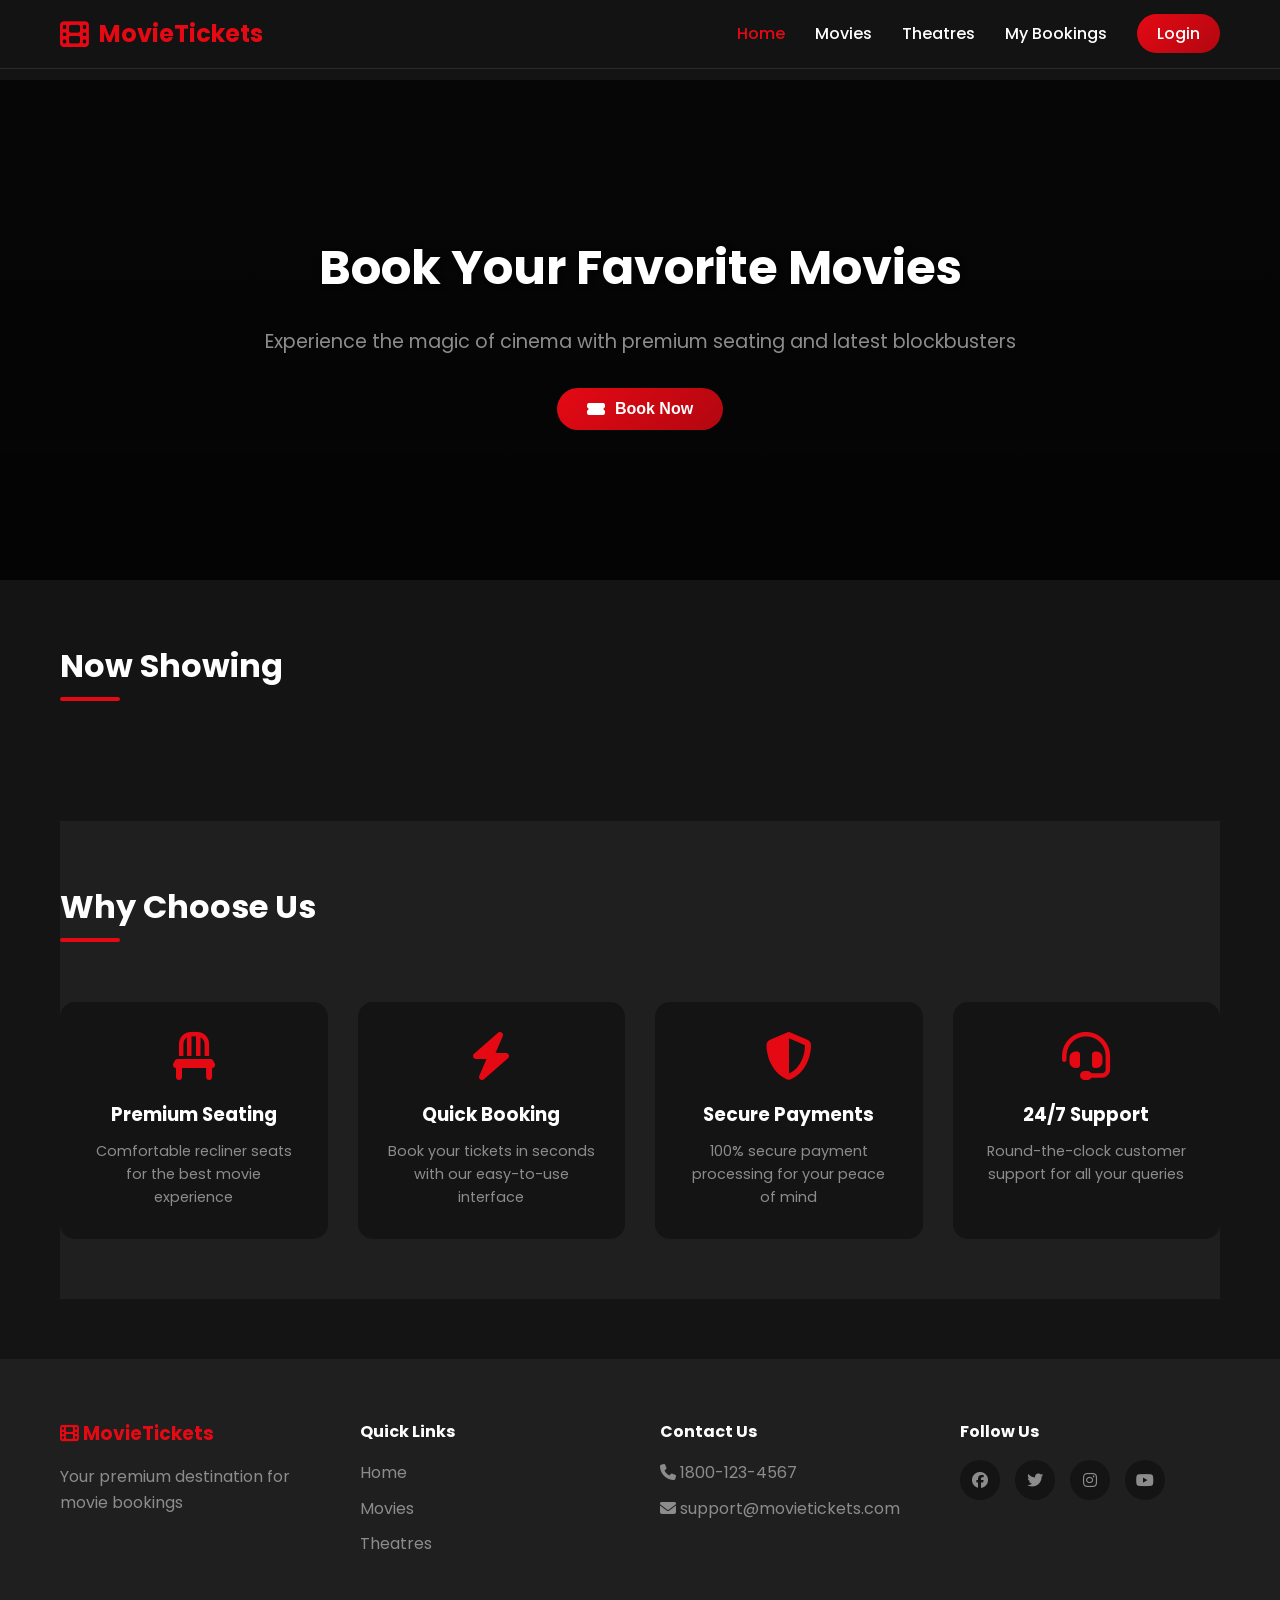
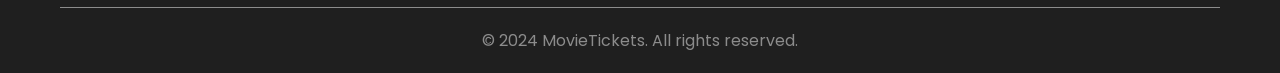
<file: target/TicketBookingJavaProject/index.html>
<!DOCTYPE html>
<html lang="en">
<head>
    <meta charset="UTF-8">
    <meta name="viewport" content="width=device-width, initial-scale=1.0">
    <title>Ticket Booking System</title>
    <link rel="stylesheet" href="css/style.css">
    <link href="https://fonts.googleapis.com/css2?family=Poppins:wght@300;400;500;600;700&display=swap" rel="stylesheet">
    <link rel="stylesheet" href="https://cdnjs.cloudflare.com/ajax/libs/font-awesome/6.4.0/css/all.min.css">
</head>
<body>
    <nav class="navbar">
        <div class="nav-container">
            <div class="logo">
                <i class="fas fa-film"></i>
                <span>MovieTickets</span>
            </div>
            <ul class="nav-links">
                <li><a href="#" class="active" data-page="home">Home</a></li>
                <li><a href="#" data-page="movies">Movies</a></li>
                <li><a href="#" data-page="theatres">Theatres</a></li>
                <li><a href="#" data-page="bookings">My Bookings</a></li>
                <li><a href="#" data-page="login" class="btn-login">Login</a></li>
            </ul>
            <div class="hamburger">
                <i class="fas fa-bars"></i>
            </div>
        </div>
    </nav>

    <main id="main-content">
        <section id="home" class="page active">
            <div class="hero">
                <div class="hero-content">
                    <h1>Book Your Favorite Movies</h1>
                    <p>Experience the magic of cinema with premium seating and latest blockbusters</p>
                    <button class="btn-primary" onclick="showPage('movies')">
                        <i class="fas fa-ticket-alt"></i> Book Now
                    </button>
                </div>
            </div>

            <div class="container">
                <section class="featured">
                    <h2 class="section-title">Now Showing</h2>
                    <div class="movie-grid" id="featured-movies">
                    </div>
                </section>

                <section class="features">
                    <h2 class="section-title">Why Choose Us</h2>
                    <div class="feature-grid">
                        <div class="feature-card">
                            <i class="fas fa-chair"></i>
                            <h3>Premium Seating</h3>
                            <p>Comfortable recliner seats for the best movie experience</p>
                        </div>
                        <div class="feature-card">
                            <i class="fas fa-bolt"></i>
                            <h3>Quick Booking</h3>
                            <p>Book your tickets in seconds with our easy-to-use interface</p>
                        </div>
                        <div class="feature-card">
                            <i class="fas fa-shield-alt"></i>
                            <h3>Secure Payments</h3>
                            <p>100% secure payment processing for your peace of mind</p>
                        </div>
                        <div class="feature-card">
                            <i class="fas fa-headset"></i>
                            <h3>24/7 Support</h3>
                            <p>Round-the-clock customer support for all your queries</p>
                        </div>
                    </div>
                </section>
            </div>
        </section>

        <section id="movies" class="page">
            <div class="container">
                <div class="page-header">
                    <h2 class="section-title">Available Movies</h2>
                    <div class="search-bar">
                        <i class="fas fa-search"></i>
                        <input type="text" id="movie-search" placeholder="Search movies...">
                    </div>
                </div>
                <div class="filter-tabs">
                    <button class="filter-btn active" data-filter="all">All</button>
                    <button class="filter-btn" data-filter="english">English</button>
                    <button class="filter-btn" data-filter="hindi">Hindi</button>
                    <button class="filter-btn" data-filter="tamil">Tamil</button>
                    <button class="filter-btn" data-filter="telugu">Telugu</button>
                </div>
                <div class="movie-grid" id="all-movies">
                </div>
            </div>
        </section>

        <section id="theatres" class="page">
            <div class="container">
                <h2 class="section-title">Our Theatres</h2>
                <div class="theatre-grid" id="theatre-list">
                </div>
            </div>
        </section>

        <section id="bookings" class="page">
            <div class="container">
                <h2 class="section-title">My Bookings</h2>
                <div class="bookings-list" id="bookings-list">
                    <div class="empty-state">
                        <i class="fas fa-ticket-alt"></i>
                        <p>No bookings yet. Start booking movies!</p>
                        <button class="btn-primary" onclick="showPage('movies')">Browse Movies</button>
                    </div>
                </div>
            </div>
        </section>

        <section id="login" class="page">
            <div class="container">
                <div class="auth-container">
                    <div class="auth-box">
                        <div class="auth-tabs">
                            <button class="auth-tab active" data-tab="login">Login</button>
                            <button class="auth-tab" data-tab="register">Register</button>
                        </div>
                        
                        <form id="login-form" class="auth-form active">
                            <div class="form-group">
                                <label>Email</label>
                                <input type="email" id="login-email" placeholder="Enter your email" required>
                            </div>
                            <div class="form-group">
                                <label>Password</label>
                                <input type="password" id="login-password" placeholder="Enter your password" required>
                            </div>
                            <button type="submit" class="btn-primary btn-full">
                                <i class="fas fa-sign-in-alt"></i> Login
                            </button>
                        </form>

                        <form id="register-form" class="auth-form">
                            <div class="form-group">
                                <label>Full Name</label>
                                <input type="text" id="register-name" placeholder="Enter your name" required>
                            </div>
                            <div class="form-group">
                                <label>Email</label>
                                <input type="email" id="register-email" placeholder="Enter your email" required>
                            </div>
                            <div class="form-group">
                                <label>Phone</label>
                                <input type="tel" id="register-phone" placeholder="Enter your phone" required>
                            </div>
                            <div class="form-group">
                                <label>Password</label>
                                <input type="password" id="register-password" placeholder="Create a password" required>
                            </div>
                            <div class="form-group">
                                <label>Role</label>
                                <select id="register-role">
                                    <option value="CUSTOMER">Customer</option>
                                    <option value="ADMIN">Administrator</option>
                                    <option value="OFFICER">Officer</option>
                                </select>
                            </div>
                            <button type="submit" class="btn-primary btn-full">
                                <i class="fas fa-user-plus"></i> Register
                            </button>
                        </form>
                    </div>
                </div>
            </div>
        </section>
    </main>

    <div id="booking-modal" class="modal">
        <div class="modal-content">
            <span class="close-modal">&times;</span>
            <div class="modal-header">
                <h2 id="modal-movie-title">Book Tickets</h2>
            </div>
            <div class="modal-body">
                <div class="showtime-selector">
                    <h3>Select Showtime</h3>
                    <div class="showtime-grid" id="showtime-options">
                    </div>
                </div>
                <div class="seat-selector">
                    <h3>Select Seats</h3>
                    <div class="screen-indicator">SCREEN</div>
                    <div class="seat-legend">
                        <span><span class="seat available"></span> Available</span>
                        <span><span class="seat selected"></span> Selected</span>
                        <span><span class="seat booked"></span> Booked</span>
                    </div>
                    <div class="seats-container" id="seat-grid">
                    </div>
                </div>
                <div class="booking-summary">
                    <h3>Booking Summary</h3>
                    <div class="summary-row">
                        <span>Movie</span>
                        <span id="summary-movie">-</span>
                    </div>
                    <div class="summary-row">
                        <span>Showtime</span>
                        <span id="summary-showtime">-</span>
                    </div>
                    <div class="summary-row">
                        <span>Seats</span>
                        <span id="summary-seats">-</span>
                    </div>
                    <div class="summary-row total">
                        <span>Total Amount</span>
                        <span id="summary-total">Rs. 0</span>
                    </div>
                </div>
            </div>
            <div class="modal-footer">
                <button class="btn-secondary" id="cancel-booking">Cancel</button>
                <button class="btn-primary" id="proceed-payment">
                    <i class="fas fa-credit-card"></i> Proceed to Payment
                </button>
            </div>
        </div>
    </div>

    <div id="payment-modal" class="modal">
        <div class="modal-content">
            <span class="close-modal payment-close">&times;</span>
            <div class="modal-header">
                <h2>Payment</h2>
            </div>
            <div class="modal-body">
                <div class="payment-amount">
                    <span>Amount to Pay</span>
                    <span class="amount" id="payment-amount">Rs. 0</span>
                </div>
                <div class="payment-methods">
                    <h3>Select Payment Method</h3>
                    <div class="payment-options">
                        <label class="payment-option">
                            <input type="radio" name="payment" value="CARD" checked>
                            <div class="option-content">
                                <i class="fas fa-credit-card"></i>
                                <span>Credit/Debit Card</span>
                            </div>
                        </label>
                        <label class="payment-option">
                            <input type="radio" name="payment" value="UPI">
                            <div class="option-content">
                                <i class="fas fa-mobile-alt"></i>
                                <span>UPI</span>
                            </div>
                        </label>
                        <label class="payment-option">
                            <input type="radio" name="payment" value="CASH">
                            <div class="option-content">
                                <i class="fas fa-money-bill-wave"></i>
                                <span>Cash</span>
                            </div>
                        </label>
                    </div>
                </div>
            </div>
            <div class="modal-footer">
                <button class="btn-secondary" id="cancel-payment">Cancel</button>
                <button class="btn-primary" id="confirm-payment">
                    <i class="fas fa-check"></i> Confirm Payment
                </button>
            </div>
        </div>
    </div>

    <div id="success-modal" class="modal">
        <div class="modal-content success-modal">
            <div class="success-icon">
                <i class="fas fa-check-circle"></i>
            </div>
            <h2>Booking Confirmed!</h2>
            <p>Your tickets have been booked successfully</p>
            <div class="booking-details">
                <p><strong>Booking ID:</strong> <span id="success-booking-id">-</span></p>
                <p><strong>Movie:</strong> <span id="success-movie">-</span></p>
                <p><strong>Seats:</strong> <span id="success-seats">-</span></p>
                <p><strong>Amount:</strong> <span id="success-amount">-</span></p>
            </div>
            <button class="btn-primary" id="view-bookings">View My Bookings</button>
        </div>
    </div>

    <footer class="footer">
        <div class="container">
            <div class="footer-content">
                <div class="footer-section">
                    <h3><i class="fas fa-film"></i> MovieTickets</h3>
                    <p>Your premium destination for movie bookings</p>
                </div>
                <div class="footer-section">
                    <h4>Quick Links</h4>
                    <ul>
                        <li><a href="#" onclick="showPage('home')">Home</a></li>
                        <li><a href="#" onclick="showPage('movies')">Movies</a></li>
                        <li><a href="#" onclick="showPage('theatres')">Theatres</a></li>
                    </ul>
                </div>
                <div class="footer-section">
                    <h4>Contact Us</h4>
                    <p><i class="fas fa-phone"></i> 1800-123-4567</p>
                    <p><i class="fas fa-envelope"></i> support@movietickets.com</p>
                </div>
                <div class="footer-section">
                    <h4>Follow Us</h4>
                    <div class="social-icons">
                        <a href="#"><i class="fab fa-facebook"></i></a>
                        <a href="#"><i class="fab fa-twitter"></i></a>
                        <a href="#"><i class="fab fa-instagram"></i></a>
                        <a href="#"><i class="fab fa-youtube"></i></a>
                    </div>
                </div>
            </div>
            <div class="footer-bottom">
                <p>&copy; 2024 MovieTickets. All rights reserved.</p>
            </div>
        </div>
    </footer>

    <script src="js/data.js"></script>
    <script src="js/app.js"></script>
</body>
</html>
</file>
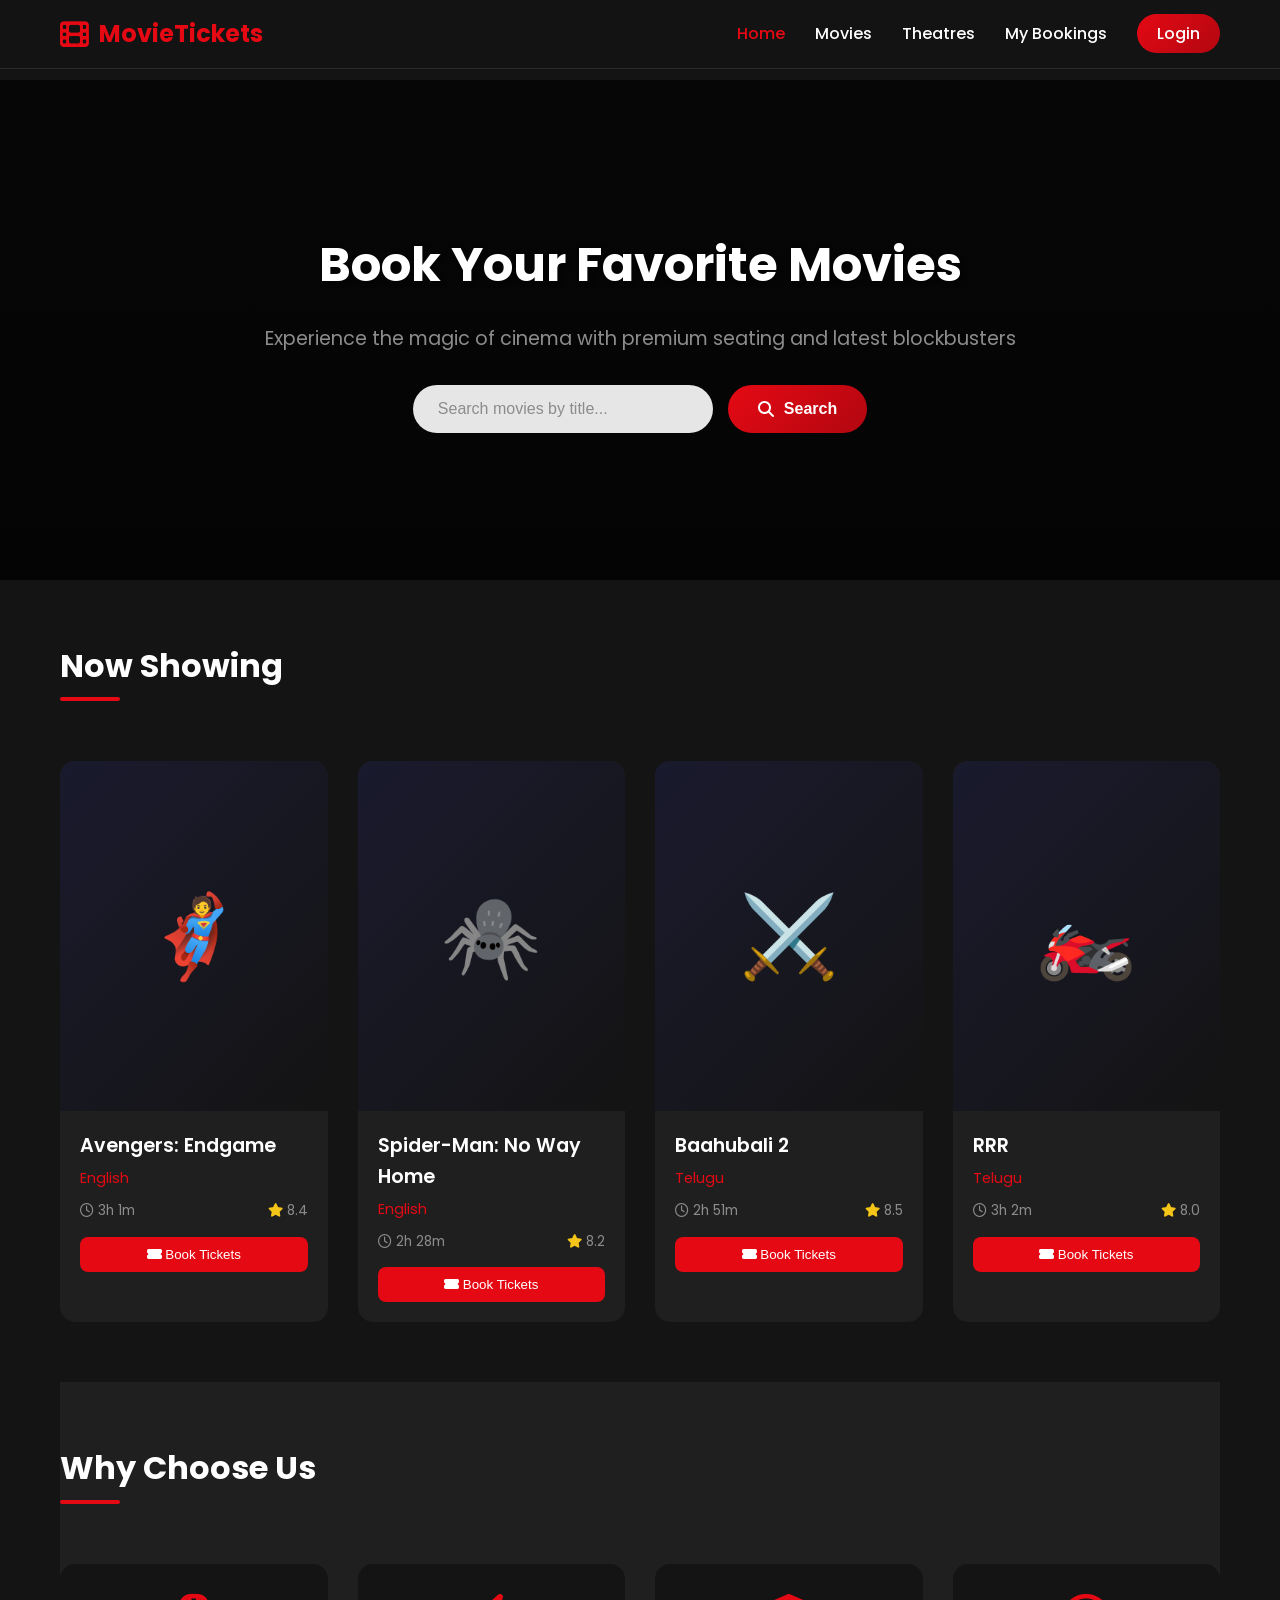
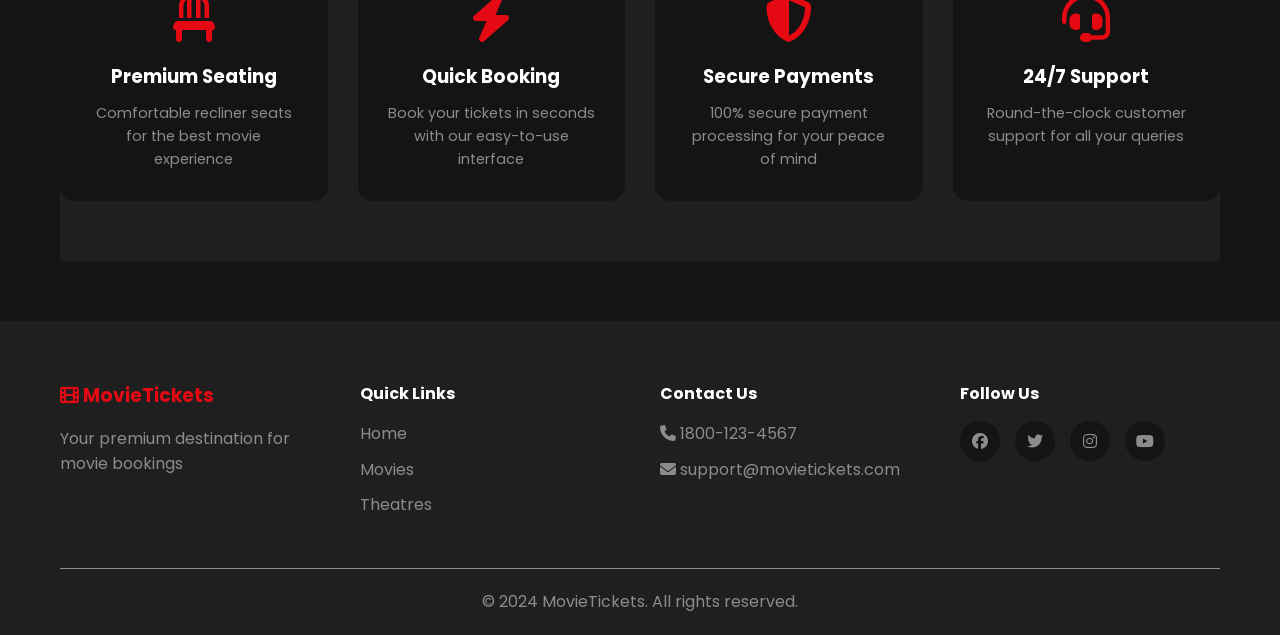
<file: src/main/webapp/index.html>
<!DOCTYPE html>
<html lang="en">
<head>
    <meta charset="UTF-8">
    <meta name="viewport" content="width=device-width, initial-scale=1.0">
    <title>Ticket Booking System</title>
    <link rel="stylesheet" href="css/style.css">
    <link href="https://fonts.googleapis.com/css2?family=Poppins:wght@300;400;500;600;700&display=swap" rel="stylesheet">
    <link rel="stylesheet" href="https://cdnjs.cloudflare.com/ajax/libs/font-awesome/6.4.0/css/all.min.css">
</head>
<body>
    <nav class="navbar">
        <div class="nav-container">
            <div class="logo">
                <i class="fas fa-film"></i>
                <span>MovieTickets</span>
            </div>
            <ul class="nav-links" id="nav-links">
                <li><a href="#" class="active" data-page="home">Home</a></li>
                <li><a href="#" data-page="movies">Movies</a></li>
                <li><a href="#" data-page="theatres">Theatres</a></li>
                <li><a href="#" data-page="bookings">My Bookings</a></li>
                <li><a href="#" data-page="login" class="btn-login" id="login-btn">Login</a></li>
            </ul>
            <div class="hamburger">
                <i class="fas fa-bars"></i>
            </div>
        </div>
    </nav>

    <main id="main-content">
        <section id="home" class="page active">
            <div class="hero">
                <div class="hero-content">
                    <h1>Book Your Favorite Movies</h1>
                    <p>Experience the magic of cinema with premium seating and latest blockbusters</p>
                    <div class="hero-search">
                        <input type="text" id="home-search" placeholder="Search movies by title...">
                        <button class="btn-primary" onclick="searchMoviesFromHome()">
                            <i class="fas fa-search"></i> Search
                        </button>
                    </div>
                </div>
            </div>

            <div class="container">
                <section class="search-results" id="search-results" style="display: none;">
                    <h2 class="section-title">Search Results</h2>
                    <div class="movie-grid" id="search-movies"></div>
                </section>

                <section class="featured">
                    <h2 class="section-title">Now Showing</h2>
                    <div class="movie-grid" id="featured-movies">
                    </div>
                </section>

                <section class="features">
                    <h2 class="section-title">Why Choose Us</h2>
                    <div class="feature-grid">
                        <div class="feature-card">
                            <i class="fas fa-chair"></i>
                            <h3>Premium Seating</h3>
                            <p>Comfortable recliner seats for the best movie experience</p>
                        </div>
                        <div class="feature-card">
                            <i class="fas fa-bolt"></i>
                            <h3>Quick Booking</h3>
                            <p>Book your tickets in seconds with our easy-to-use interface</p>
                        </div>
                        <div class="feature-card">
                            <i class="fas fa-shield-alt"></i>
                            <h3>Secure Payments</h3>
                            <p>100% secure payment processing for your peace of mind</p>
                        </div>
                        <div class="feature-card">
                            <i class="fas fa-headset"></i>
                            <h3>24/7 Support</h3>
                            <p>Round-the-clock customer support for all your queries</p>
                        </div>
                    </div>
                </section>
            </div>
        </section>

        <section id="movies" class="page">
            <div class="container">
                <div class="page-header">
                    <h2 class="section-title">Available Movies</h2>
                    <div class="search-bar">
                        <i class="fas fa-search"></i>
                        <input type="text" id="movie-search" placeholder="Search movies...">
                    </div>
                </div>
                <div class="filter-tabs">
                    <button class="filter-btn active" data-filter="all">All</button>
                    <button class="filter-btn" data-filter="english">English</button>
                    <button class="filter-btn" data-filter="hindi">Hindi</button>
                    <button class="filter-btn" data-filter="tamil">Tamil</button>
                    <button class="filter-btn" data-filter="telugu">Telugu</button>
                </div>
                <div class="movie-grid" id="all-movies">
                </div>
            </div>
        </section>

        <section id="theatres" class="page">
            <div class="container">
                <h2 class="section-title">Our Theatres</h2>
                <div class="theatre-grid" id="theatre-list">
                </div>
            </div>
        </section>

        <section id="bookings" class="page">
            <div class="container">
                <h2 class="section-title">My Bookings</h2>
                <div class="bookings-list" id="bookings-list">
                    <div class="empty-state">
                        <i class="fas fa-ticket-alt"></i>
                        <p>No bookings yet. Start booking movies!</p>
                        <button class="btn-primary" onclick="showPage('movies')">Browse Movies</button>
                    </div>
                </div>
            </div>
        </section>

        <section id="login" class="page">
            <div class="container">
                <div class="auth-container">
                    <div class="auth-box">
                        <div class="auth-tabs">
                            <button class="auth-tab active" data-tab="login">Login</button>
                            <button class="auth-tab" data-tab="register">Register</button>
                        </div>
                        
                        <form id="login-form" class="auth-form active">
                            <div class="form-group">
                                <label>Email</label>
                                <input type="email" id="login-email" placeholder="Enter your email" required>
                            </div>
                            <div class="form-group">
                                <label>Password</label>
                                <input type="password" id="login-password" placeholder="Enter your password" required>
                            </div>
                            <div class="form-group">
                                <label>Role</label>
                                <select id="login-role">
                                    <option value="customer">Customer</option>
                                    <option value="super_admin">Super Admin</option>
                                    <option value="theatre_admin">Theatre Admin</option>
                                    <option value="officer">Officer</option>
                                </select>
                            </div>
                            <button type="submit" class="btn-primary btn-full">
                                <i class="fas fa-sign-in-alt"></i> Login
                            </button>
                        </form>

                        <div id="login-error" style="color: red; display: none; text-align: center; margin-bottom: 10px;">
                            Invalid credentials!
                        </div>

                        <form id="register-form" class="auth-form">
                            <div class="form-group">
                                <label>Full Name</label>
                                <input type="text" id="register-name" placeholder="Enter your name" required>
                            </div>
                            <div class="form-group">
                                <label>Email</label>
                                <input type="email" id="register-email" placeholder="Enter your email" required>
                            </div>
                            <div class="form-group">
                                <label>Phone</label>
                                <input type="tel" id="register-phone" placeholder="Enter your phone" required>
                            </div>
                            <div class="form-group">
                                <label>Password</label>
                                <input type="password" id="register-password" placeholder="Create a password" required>
                            </div>
                            <div class="form-group">
                                <label>Role</label>
                                <select id="register-role">
                                    <option value="CUSTOMER">Customer</option>
                                    <option value="ADMIN">Administrator</option>
                                    <option value="OFFICER">Officer</option>
                                </select>
                            </div>
                            <button type="submit" class="btn-primary btn-full">
                                <i class="fas fa-user-plus"></i> Register
                            </button>
                        </form>
                    </div>
                </div>
            </div>
        </section>

        <!-- Super Admin Dashboard -->
        <section id="super-admin" class="page">
            <div class="container">
                <div class="admin-header">
                    <h2><i class="fas fa-crown"></i> Super Admin Dashboard</h2>
                    <button class="btn-secondary" onclick="logout()">Logout</button>
                </div>
                <div class="admin-stats">
                    <div class="stat-card">
                        <i class="fas fa-building"></i>
                        <h3>5</h3>
                        <p>Theatres</p>
                    </div>
                    <div class="stat-card">
                        <i class="fas fa-users"></i>
                        <h3>8</h3>
                        <p>Total Users</p>
                    </div>
                    <div class="stat-card">
                        <i class="fas fa-film"></i>
                        <h3>8</h3>
                        <p>Movies</p>
                    </div>
                    <div class="stat-card">
                        <i class="fas fa-ticket-alt"></i>
                        <h3>0</h3>
                        <p>Bookings</p>
                    </div>
                </div>
                <div class="admin-menu-grid">
                    <div class="admin-menu-card" onclick="showAdminSection('create-theatre')">
                        <i class="fas fa-plus-circle"></i>
                        <h3>Create Theatre</h3>
                    </div>
                    <div class="admin-menu-card" onclick="showAdminSection('create-admin')">
                        <i class="fas fa-user-plus"></i>
                        <h3>Create Theatre Admin</h3>
                    </div>
                    <div class="admin-menu-card" onclick="showAdminSection('remove-theatre')">
                        <i class="fas fa-trash"></i>
                        <h3>Remove Theatre</h3>
                    </div>
                    <div class="admin-menu-card" onclick="showAdminSection('remove-admin')">
                        <i class="fas fa-user-minus"></i>
                        <h3>Remove Theatre Admin</h3>
                    </div>
                    <div class="admin-menu-card" onclick="showAdminSection('view-profile')">
                        <i class="fas fa-user-circle"></i>
                        <h3>View Profile</h3>
                    </div>
                    <div class="admin-menu-card" onclick="showAdminSection('update-profile')">
                        <i class="fas fa-edit"></i>
                        <h3>Update Profile</h3>
                    </div>
                </div>
                <div id="super-admin-content" class="admin-content"></div>
            </div>
        </section>

        <!-- Theatre Admin Dashboard -->
        <section id="theatre-admin" class="page">
            <div class="container">
                <div class="admin-header">
                    <h2><i class="fas fa-theater-masks"></i> Theatre Admin Dashboard</h2>
                    <button class="btn-secondary" onclick="logout()">Logout</button>
                </div>
                <div class="admin-stats">
                    <div class="stat-card">
                        <i class="fas fa-film"></i>
                        <h3 id="movie-count">8</h3>
                        <p>Movies</p>
                    </div>
                    <div class="stat-card">
                        <i class="fas fa-users"></i>
                        <h3 id="officer-count">1</h3>
                        <p>Officers</p>
                    </div>
                    <div class="stat-card">
                        <i class="fas fa-ticket-alt"></i>
                        <h3 id="booking-count">0</h3>
                        <p>Bookings</p>
                    </div>
                    <div class="stat-card">
                        <i class="fas fa-money-bill-wave"></i>
                        <h3>Rs.0</h3>
                        <p>Revenue</p>
                    </div>
                </div>
                <div class="admin-menu-grid">
                    <div class="admin-menu-card" onclick="showAdminSection('add-movie')">
                        <i class="fas fa-plus"></i>
                        <h3>Add Movie</h3>
                    </div>
                    <div class="admin-menu-card" onclick="showAdminSection('update-movie')">
                        <i class="fas fa-edit"></i>
                        <h3>Update Movie</h3>
                    </div>
                    <div class="admin-menu-card" onclick="showAdminSection('delete-movie')">
                        <i class="fas fa-trash"></i>
                        <h3>Delete Movie</h3>
                    </div>
                    <div class="admin-menu-card" onclick="showAdminSection('create-officer')">
                        <i class="fas fa-user-plus"></i>
                        <h3>Create Officer</h3>
                    </div>
                    <div class="admin-menu-card" onclick="showAdminSection('view-movies')">
                        <i class="fas fa-list"></i>
                        <h3>View Movie List</h3>
                    </div>
                    <div class="admin-menu-card" onclick="showAdminSection('view-profile')">
                        <i class="fas fa-user-circle"></i>
                        <h3>View Profile</h3>
                    </div>
                    <div class="admin-menu-card" onclick="showAdminSection('update-profile')">
                        <i class="fas fa-edit"></i>
                        <h3>Update Profile</h3>
                    </div>
                </div>
                <div id="theatre-admin-content" class="admin-content"></div>
            </div>
        </section>

        <!-- Officer Dashboard -->
        <section id="officer-dashboard" class="page">
            <div class="container">
                <div class="admin-header">
                    <h2><i class="fas fa-id-badge"></i> Officer Dashboard</h2>
                    <button class="btn-secondary" onclick="logout()">Logout</button>
                </div>
                <div class="admin-menu-grid">
                    <div class="admin-menu-card" onclick="showPage('movies')">
                        <i class="fas fa-film"></i>
                        <h3>View Movie List</h3>
                    </div>
                    <div class="admin-menu-card" onclick="showPage('movies')">
                        <i class="fas fa-ticket-alt"></i>
                        <h3>Book Ticket</h3>
                    </div>
                    <div class="admin-menu-card" onclick="showPage('bookings')">
                        <i class="fas fa-times-circle"></i>
                        <h3>Cancel Ticket</h3>
                    </div>
                </div>
            </div>
        </section>
    </main>

    <div id="booking-modal" class="modal">
        <div class="modal-content">
            <span class="close-modal">&times;</span>
            <div class="modal-header">
                <h2 id="modal-movie-title">Book Tickets</h2>
            </div>
            <div class="modal-body">
                <div class="showtime-selector">
                    <h3>Select Showtime</h3>
                    <div class="showtime-grid" id="showtime-options">
                    </div>
                </div>
                <div class="seat-selector">
                    <h3>Select Seats</h3>
                    <div class="screen-indicator">SCREEN</div>
                    <div class="seat-legend">
                        <span><span class="seat available"></span> Available</span>
                        <span><span class="seat selected"></span> Selected</span>
                        <span><span class="seat booked"></span> Booked</span>
                    </div>
                    <div class="seats-container" id="seat-grid">
                    </div>
                </div>
                <div class="booking-summary">
                    <h3>Booking Summary</h3>
                    <div class="summary-row">
                        <span>Movie</span>
                        <span id="summary-movie">-</span>
                    </div>
                    <div class="summary-row">
                        <span>Showtime</span>
                        <span id="summary-showtime">-</span>
                    </div>
                    <div class="summary-row">
                        <span>Seats</span>
                        <span id="summary-seats">-</span>
                    </div>
                    <div class="summary-row total">
                        <span>Total Amount</span>
                        <span id="summary-total">Rs. 0</span>
                    </div>
                </div>
            </div>
            <div class="modal-footer">
                <button class="btn-secondary" id="cancel-booking">Cancel</button>
                <button class="btn-primary" id="proceed-payment">
                    <i class="fas fa-credit-card"></i> Proceed to Payment
                </button>
            </div>
        </div>
    </div>

    <div id="payment-modal" class="modal">
        <div class="modal-content">
            <span class="close-modal payment-close">&times;</span>
            <div class="modal-header">
                <h2>Payment</h2>
            </div>
            <div class="modal-body">
                <div class="payment-amount">
                    <span>Amount to Pay</span>
                    <span class="amount" id="payment-amount">Rs. 0</span>
                </div>
                <div class="payment-methods">
                    <h3>Select Payment Method</h3>
                    <div class="payment-options">
                        <label class="payment-option">
                            <input type="radio" name="payment" value="CARD" checked>
                            <div class="option-content">
                                <i class="fas fa-credit-card"></i>
                                <span>Credit/Debit Card</span>
                            </div>
                        </label>
                        <label class="payment-option">
                            <input type="radio" name="payment" value="UPI">
                            <div class="option-content">
                                <i class="fas fa-mobile-alt"></i>
                                <span>UPI</span>
                            </div>
                        </label>
                        <label class="payment-option">
                            <input type="radio" name="payment" value="CASH">
                            <div class="option-content">
                                <i class="fas fa-money-bill-wave"></i>
                                <span>Cash</span>
                            </div>
                        </label>
                    </div>
                </div>
            </div>
            <div class="modal-footer">
                <button class="btn-secondary" id="cancel-payment">Cancel</button>
                <button class="btn-primary" id="confirm-payment">
                    <i class="fas fa-check"></i> Confirm Payment
                </button>
            </div>
        </div>
    </div>

    <div id="success-modal" class="modal">
        <div class="modal-content success-modal">
            <div class="success-icon">
                <i class="fas fa-check-circle"></i>
            </div>
            <h2>Booking Confirmed!</h2>
            <p>Your tickets have been booked successfully</p>
            <div class="booking-details">
                <p><strong>Booking ID:</strong> <span id="success-booking-id">-</span></p>
                <p><strong>Movie:</strong> <span id="success-movie">-</span></p>
                <p><strong>Seats:</strong> <span id="success-seats">-</span></p>
                <p><strong>Amount:</strong> <span id="success-amount">-</span></p>
            </div>
            <button class="btn-primary" id="view-bookings">View My Bookings</button>
        </div>
    </div>

    <footer class="footer">
        <div class="container">
            <div class="footer-content">
                <div class="footer-section">
                    <h3><i class="fas fa-film"></i> MovieTickets</h3>
                    <p>Your premium destination for movie bookings</p>
                </div>
                <div class="footer-section">
                    <h4>Quick Links</h4>
                    <ul>
                        <li><a href="#" onclick="showPage('home')">Home</a></li>
                        <li><a href="#" onclick="showPage('movies')">Movies</a></li>
                        <li><a href="#" onclick="showPage('theatres')">Theatres</a></li>
                    </ul>
                </div>
                <div class="footer-section">
                    <h4>Contact Us</h4>
                    <p><i class="fas fa-phone"></i> 1800-123-4567</p>
                    <p><i class="fas fa-envelope"></i> support@movietickets.com</p>
                </div>
                <div class="footer-section">
                    <h4>Follow Us</h4>
                    <div class="social-icons">
                        <a href="#"><i class="fab fa-facebook"></i></a>
                        <a href="#"><i class="fab fa-twitter"></i></a>
                        <a href="#"><i class="fab fa-instagram"></i></a>
                        <a href="#"><i class="fab fa-youtube"></i></a>
                    </div>
                </div>
            </div>
            <div class="footer-bottom">
                <p>&copy; 2024 MovieTickets. All rights reserved.</p>
            </div>
        </div>
    </footer>

    <script src="js/data.js"></script>
    <script src="js/app.js"></script>
</body>
</html>
</file>
<file: target/TicketBookingJavaProject/css/style.css>
:root {
    --primary: #e50914;
    --primary-dark: #b20710;
    --secondary: #1a1a2e;
    --accent: #f5c518;
    --dark: #141414;
    --dark-light: #1f1f1f;
    --gray: #8c8c8c;
    --light: #ffffff;
    --success: #28a745;
    --gradient: linear-gradient(135deg, #e50914 0%, #b20710 100%);
}

* {
    margin: 0;
    padding: 0;
    box-sizing: border-box;
}

body {
    font-family: 'Poppins', sans-serif;
    background-color: var(--dark);
    color: var(--light);
    line-height: 1.6;
}

.container {
    max-width: 1200px;
    margin: 0 auto;
    padding: 0 20px;
}

.navbar {
    background-color: rgba(20, 20, 20, 0.95);
    padding: 15px 0;
    position: fixed;
    width: 100%;
    top: 0;
    z-index: 1000;
    backdrop-filter: blur(10px);
    border-bottom: 1px solid rgba(255, 255, 255, 0.1);
}

.nav-container {
    max-width: 1200px;
    margin: 0 auto;
    padding: 0 20px;
    display: flex;
    justify-content: space-between;
    align-items: center;
}

.logo {
    display: flex;
    align-items: center;
    gap: 10px;
    font-size: 1.5rem;
    font-weight: 700;
    color: var(--primary);
}

.logo i {
    font-size: 1.8rem;
}

.nav-links {
    display: flex;
    list-style: none;
    gap: 30px;
    align-items: center;
}

.nav-links a {
    color: var(--light);
    text-decoration: none;
    font-weight: 500;
    transition: color 0.3s;
}

.nav-links a:hover,
.nav-links a.active {
    color: var(--primary);
}

.btn-login {
    background: var(--gradient);
    padding: 8px 20px;
    border-radius: 25px;
    color: var(--light) !important;
}

.btn-login:hover {
    transform: scale(1.05);
}

.hamburger {
    display: none;
    font-size: 1.5rem;
    cursor: pointer;
}

.page {
    display: none;
    min-height: 100vh;
    padding-top: 80px;
}

.page.active {
    display: block;
}

.hero {
    background: linear-gradient(rgba(0, 0, 0, 0.7), rgba(0, 0, 0, 0.8)),
                url('https://images.unsplash.com/photo-1489599849927-2ee91cede3ba?w=1920') center/cover;
    height: 500px;
    display: flex;
    align-items: center;
    justify-content: center;
    text-align: center;
}

.hero-content h1 {
    font-size: 3rem;
    margin-bottom: 20px;
    text-shadow: 2px 2px 4px rgba(0, 0, 0, 0.5);
}

.hero-content p {
    font-size: 1.2rem;
    color: var(--gray);
    margin-bottom: 30px;
}

.btn-primary {
    background: var(--gradient);
    color: var(--light);
    border: none;
    padding: 12px 30px;
    border-radius: 30px;
    font-size: 1rem;
    font-weight: 600;
    cursor: pointer;
    transition: all 0.3s;
    display: inline-flex;
    align-items: center;
    gap: 10px;
}

.btn-primary:hover {
    transform: translateY(-3px);
    box-shadow: 0 10px 30px rgba(229, 9, 20, 0.4);
}

.btn-secondary {
    background: transparent;
    color: var(--light);
    border: 2px solid var(--gray);
    padding: 10px 25px;
    border-radius: 30px;
    font-size: 1rem;
    font-weight: 600;
    cursor: pointer;
    transition: all 0.3s;
}

.btn-secondary:hover {
    border-color: var(--light);
    background: rgba(255, 255, 255, 0.1);
}

.btn-full {
    width: 100%;
    justify-content: center;
}

.section-title {
    font-size: 2rem;
    margin-bottom: 30px;
    position: relative;
    display: inline-block;
}

.section-title::after {
    content: '';
    position: absolute;
    bottom: -10px;
    left: 0;
    width: 60px;
    height: 4px;
    background: var(--primary);
    border-radius: 2px;
}

.featured {
    padding: 60px 0;
}

.movie-grid,
.theatre-grid {
    display: grid;
    grid-template-columns: repeat(auto-fill, minmax(250px, 1fr));
    gap: 30px;
    margin-top: 40px;
}

.movie-card,
.theatre-card {
    background: var(--dark-light);
    border-radius: 15px;
    overflow: hidden;
    transition: transform 0.3s, box-shadow 0.3s;
    cursor: pointer;
}

.movie-card:hover,
.theatre-card:hover {
    transform: translateY(-10px);
    box-shadow: 0 20px 40px rgba(229, 9, 20, 0.2);
}

.movie-poster {
    width: 100%;
    height: 350px;
    background: linear-gradient(135deg, var(--secondary), var(--dark));
    display: flex;
    align-items: center;
    justify-content: center;
    position: relative;
    overflow: hidden;
}

.movie-poster i {
    font-size: 4rem;
    color: var(--primary);
    opacity: 0.5;
}

.movie-info {
    padding: 20px;
}

.movie-title {
    font-size: 1.2rem;
    font-weight: 600;
    margin-bottom: 5px;
}

.movie-language {
    color: var(--primary);
    font-size: 0.9rem;
    margin-bottom: 10px;
}

.movie-details {
    display: flex;
    justify-content: space-between;
    color: var(--gray);
    font-size: 0.85rem;
}

.btn-book {
    width: 100%;
    margin-top: 15px;
    padding: 10px;
    background: var(--primary);
    color: white;
    border: none;
    border-radius: 8px;
    cursor: pointer;
    transition: background 0.3s;
}

.btn-book:hover {
    background: var(--primary-dark);
}

.features {
    padding: 60px 0;
    background: var(--dark-light);
}

.feature-grid {
    display: grid;
    grid-template-columns: repeat(auto-fit, minmax(250px, 1fr));
    gap: 30px;
    margin-top: 40px;
}

.feature-card {
    text-align: center;
    padding: 30px;
    background: var(--dark);
    border-radius: 15px;
    transition: transform 0.3s;
}

.feature-card:hover {
    transform: translateY(-5px);
}

.feature-card i {
    font-size: 3rem;
    color: var(--primary);
    margin-bottom: 20px;
}

.feature-card h3 {
    margin-bottom: 10px;
}

.feature-card p {
    color: var(--gray);
    font-size: 0.9rem;
}

.page-header {
    display: flex;
    justify-content: space-between;
    align-items: center;
    margin-bottom: 30px;
    flex-wrap: wrap;
    gap: 20px;
}

.search-bar {
    display: flex;
    align-items: center;
    background: var(--dark-light);
    padding: 10px 20px;
    border-radius: 30px;
    gap: 10px;
}

.search-bar input {
    background: transparent;
    border: none;
    color: var(--light);
    font-size: 1rem;
    width: 250px;
    outline: none;
}

.search-bar input::placeholder {
    color: var(--gray);
}

.filter-tabs {
    display: flex;
    gap: 10px;
    margin-bottom: 30px;
    flex-wrap: wrap;
}

.filter-btn {
    background: var(--dark-light);
    color: var(--light);
    border: none;
    padding: 10px 20px;
    border-radius: 20px;
    cursor: pointer;
    transition: all 0.3s;
}

.filter-btn.active,
.filter-btn:hover {
    background: var(--primary);
}

.theatre-card {
    padding: 30px;
    text-align: center;
}

.theatre-card i {
    font-size: 3rem;
    color: var(--primary);
    margin-bottom: 15px;
}

.theatre-card h3 {
    margin-bottom: 10px;
}

.theatre-card p {
    color: var(--gray);
}

.empty-state {
    text-align: center;
    padding: 60px 20px;
}

.empty-state i {
    font-size: 4rem;
    color: var(--gray);
    margin-bottom: 20px;
}

.empty-state p {
    color: var(--gray);
    margin-bottom: 20px;
}

.auth-container {
    display: flex;
    justify-content: center;
    align-items: center;
    min-height: calc(100vh - 160px);
}

.auth-box {
    background: var(--dark-light);
    padding: 40px;
    border-radius: 20px;
    width: 100%;
    max-width: 450px;
}

.auth-tabs {
    display: flex;
    margin-bottom: 30px;
    border-bottom: 2px solid var(--gray);
}

.auth-tab {
    flex: 1;
    background: transparent;
    border: none;
    color: var(--gray);
    padding: 15px;
    font-size: 1rem;
    font-weight: 600;
    cursor: pointer;
    transition: all 0.3s;
    position: relative;
}

.auth-tab.active {
    color: var(--primary);
}

.auth-tab.active::after {
    content: '';
    position: absolute;
    bottom: -2px;
    left: 0;
    width: 100%;
    height: 3px;
    background: var(--primary);
}

.auth-form {
    display: none;
}

.auth-form.active {
    display: block;
}

.form-group {
    margin-bottom: 20px;
}

.form-group label {
    display: block;
    margin-bottom: 8px;
    color: var(--gray);
}

.form-group input,
.form-group select {
    width: 100%;
    padding: 12px 15px;
    background: var(--dark);
    border: 1px solid var(--gray);
    border-radius: 10px;
    color: var(--light);
    font-size: 1rem;
    transition: border-color 0.3s;
}

.form-group input:focus,
.form-group select:focus {
    outline: none;
    border-color: var(--primary);
}

.modal {
    display: none;
    position: fixed;
    top: 0;
    left: 0;
    width: 100%;
    height: 100%;
    background: rgba(0, 0, 0, 0.8);
    z-index: 2000;
    align-items: center;
    justify-content: center;
}

.modal.active {
    display: flex;
}

.modal-content {
    background: var(--dark-light);
    border-radius: 20px;
    width: 90%;
    max-width: 800px;
    max-height: 90vh;
    overflow-y: auto;
    position: relative;
    animation: modalSlide 0.3s ease;
}

@keyframes modalSlide {
    from {
        transform: translateY(-50px);
        opacity: 0;
    }
    to {
        transform: translateY(0);
        opacity: 1;
    }
}

.close-modal {
    position: absolute;
    top: 15px;
    right: 20px;
    font-size: 2rem;
    color: var(--gray);
    cursor: pointer;
    transition: color 0.3s;
}

.close-modal:hover {
    color: var(--primary);
}

.modal-header {
    padding: 25px 30px;
    border-bottom: 1px solid var(--gray);
}

.modal-header h2 {
    color: var(--primary);
}

.modal-body {
    padding: 30px;
}

.modal-footer {
    padding: 20px 30px;
    border-top: 1px solid var(--gray);
    display: flex;
    justify-content: flex-end;
    gap: 15px;
}

.showtime-selector h3,
.seat-selector h3 {
    margin-bottom: 15px;
    color: var(--gray);
}

.showtime-grid {
    display: flex;
    gap: 15px;
    flex-wrap: wrap;
    margin-bottom: 30px;
}

.showtime-btn {
    background: var(--dark);
    border: 2px solid var(--gray);
    color: var(--light);
    padding: 12px 25px;
    border-radius: 10px;
    cursor: pointer;
    transition: all 0.3s;
}

.showtime-btn.active,
.showtime-btn:hover {
    border-color: var(--primary);
    background: rgba(229, 9, 20, 0.2);
}

.screen-indicator {
    background: var(--gray);
    color: var(--dark);
    text-align: center;
    padding: 8px;
    border-radius: 5px;
    margin-bottom: 20px;
    font-weight: 600;
    letter-spacing: 3px;
}

.seat-legend {
    display: flex;
    justify-content: center;
    gap: 30px;
    margin-bottom: 20px;
}

.seat-legend span {
    display: flex;
    align-items: center;
    gap: 8px;
    font-size: 0.9rem;
}

.seat {
    width: 25px;
    height: 25px;
    border-radius: 5px;
    display: inline-block;
}

.seat.available {
    background: var(--dark);
    border: 2px solid var(--gray);
}

.seat.selected {
    background: var(--primary);
}

.seat.booked {
    background: var(--gray);
}

.seats-container {
    display: grid;
    grid-template-columns: repeat(10, 1fr);
    gap: 8px;
    max-width: 500px;
    margin: 0 auto;
}

.seat-btn {
    width: 100%;
    aspect-ratio: 1;
    background: var(--dark);
    border: 2px solid var(--gray);
    border-radius: 8px;
    cursor: pointer;
    transition: all 0.2s;
    font-size: 0.8rem;
    color: var(--light);
}

.seat-btn:hover:not(.booked) {
    border-color: var(--primary);
    transform: scale(1.1);
}

.seat-btn.selected {
    background: var(--primary);
    border-color: var(--primary);
}

.seat-btn.booked {
    background: var(--gray);
    cursor: not-allowed;
    opacity: 0.5;
}

.booking-summary {
    margin-top: 30px;
    padding: 20px;
    background: var(--dark);
    border-radius: 15px;
}

.booking-summary h3 {
    margin-bottom: 15px;
    color: var(--primary);
}

.summary-row {
    display: flex;
    justify-content: space-between;
    padding: 10px 0;
    border-bottom: 1px solid var(--gray);
}

.summary-row.total {
    border-bottom: none;
    padding-top: 15px;
    font-size: 1.2rem;
    font-weight: 700;
    color: var(--primary);
}

.payment-amount {
    text-align: center;
    padding: 30px;
    background: var(--dark);
    border-radius: 15px;
    margin-bottom: 30px;
}

.payment-amount span:first-child {
    display: block;
    color: var(--gray);
    margin-bottom: 10px;
}

.payment-amount .amount {
    font-size: 2.5rem;
    font-weight: 700;
    color: var(--primary);
}

.payment-options {
    display: grid;
    gap: 15px;
}

.payment-option {
    cursor: pointer;
}

.payment-option input {
    display: none;
}

.payment-option .option-content {
    display: flex;
    align-items: center;
    gap: 15px;
    padding: 20px;
    background: var(--dark);
    border-radius: 15px;
    border: 2px solid transparent;
    transition: all 0.3s;
}

.payment-option input:checked + .option-content {
    border-color: var(--primary);
    background: rgba(229, 9, 20, 0.1);
}

.payment-option i {
    font-size: 2rem;
    color: var(--primary);
}

.success-modal {
    text-align: center;
    padding: 40px;
}

.success-icon {
    width: 100px;
    height: 100px;
    background: var(--success);
    border-radius: 50%;
    display: flex;
    align-items: center;
    justify-content: center;
    margin: 0 auto 30px;
    animation: successPulse 1s ease;
}

@keyframes successPulse {
    0% { transform: scale(0); }
    50% { transform: scale(1.2); }
    100% { transform: scale(1); }
}

.success-icon i {
    font-size: 3rem;
    color: white;
}

.success-modal h2 {
    color: var(--success);
    margin-bottom: 10px;
}

.success-modal > p {
    color: var(--gray);
    margin-bottom: 30px;
}

.booking-details {
    background: var(--dark);
    padding: 20px;
    border-radius: 15px;
    margin-bottom: 30px;
}

.booking-details p {
    padding: 10px 0;
    border-bottom: 1px solid var(--gray);
}

.booking-details p:last-child {
    border-bottom: none;
}

.footer {
    background: var(--dark-light);
    padding: 60px 0 20px;
    margin-top: 60px;
}

.footer-content {
    display: grid;
    grid-template-columns: repeat(auto-fit, minmax(250px, 1fr));
    gap: 40px;
    margin-bottom: 40px;
}

.footer-section h3 {
    color: var(--primary);
    margin-bottom: 15px;
}

.footer-section h4 {
    margin-bottom: 15px;
}

.footer-section p {
    color: var(--gray);
    margin-bottom: 10px;
}

.footer-section ul {
    list-style: none;
}

.footer-section ul li {
    margin-bottom: 10px;
}

.footer-section a {
    color: var(--gray);
    text-decoration: none;
    transition: color 0.3s;
}

.footer-section a:hover {
    color: var(--primary);
}

.social-icons {
    display: flex;
    gap: 15px;
}

.social-icons a {
    width: 40px;
    height: 40px;
    background: var(--dark);
    border-radius: 50%;
    display: flex;
    align-items: center;
    justify-content: center;
    transition: all 0.3s;
}

.social-icons a:hover {
    background: var(--primary);
    transform: translateY(-3px);
}

.footer-bottom {
    text-align: center;
    padding-top: 20px;
    border-top: 1px solid var(--gray);
    color: var(--gray);
}

@media (max-width: 768px) {
    .hamburger {
        display: block;
    }

    .nav-links {
        display: none;
        position: absolute;
        top: 100%;
        left: 0;
        width: 100%;
        background: var(--dark-light);
        flex-direction: column;
        padding: 20px;
        gap: 15px;
    }

    .nav-links.active {
        display: flex;
    }

    .hero-content h1 {
        font-size: 2rem;
    }

    .seats-container {
        grid-template-columns: repeat(5, 1fr);
    }

    .page-header {
        flex-direction: column;
        align-items: flex-start;
    }

    .modal-content {
        width: 95%;
        margin: 10px;
    }
}
</file>
<file: src/main/webapp/css/style.css>
:root {
    --primary: #e50914;
    --primary-dark: #b20710;
    --secondary: #1a1a2e;
    --accent: #f5c518;
    --dark: #141414;
    --dark-light: #1f1f1f;
    --gray: #8c8c8c;
    --light: #ffffff;
    --success: #28a745;
    --gradient: linear-gradient(135deg, #e50914 0%, #b20710 100%);
}

* {
    margin: 0;
    padding: 0;
    box-sizing: border-box;
}

body {
    font-family: 'Poppins', sans-serif;
    background-color: var(--dark);
    color: var(--light);
    line-height: 1.6;
}

.container {
    max-width: 1200px;
    margin: 0 auto;
    padding: 0 20px;
}

.navbar {
    background-color: rgba(20, 20, 20, 0.95);
    padding: 15px 0;
    position: fixed;
    width: 100%;
    top: 0;
    z-index: 1000;
    backdrop-filter: blur(10px);
    border-bottom: 1px solid rgba(255, 255, 255, 0.1);
}

.nav-container {
    max-width: 1200px;
    margin: 0 auto;
    padding: 0 20px;
    display: flex;
    justify-content: space-between;
    align-items: center;
}

.logo {
    display: flex;
    align-items: center;
    gap: 10px;
    font-size: 1.5rem;
    font-weight: 700;
    color: var(--primary);
}

.logo i {
    font-size: 1.8rem;
}

.nav-links {
    display: flex;
    list-style: none;
    gap: 30px;
    align-items: center;
}

.nav-links a {
    color: var(--light);
    text-decoration: none;
    font-weight: 500;
    transition: color 0.3s;
}

.nav-links a:hover,
.nav-links a.active {
    color: var(--primary);
}

.btn-login {
    background: var(--gradient);
    padding: 8px 20px;
    border-radius: 25px;
    color: var(--light) !important;
}

.btn-login:hover {
    transform: scale(1.05);
}

.hamburger {
    display: none;
    font-size: 1.5rem;
    cursor: pointer;
}

.page {
    display: none;
    min-height: 100vh;
    padding-top: 80px;
}

.page.active {
    display: block;
}

.hero {
    background: linear-gradient(rgba(0, 0, 0, 0.7), rgba(0, 0, 0, 0.8)),
                url('https://images.unsplash.com/photo-1489599849927-2ee91cede3ba?w=1920') center/cover;
    height: 500px;
    display: flex;
    align-items: center;
    justify-content: center;
    text-align: center;
}

.hero-content h1 {
    font-size: 3rem;
    margin-bottom: 20px;
    text-shadow: 2px 2px 4px rgba(0, 0, 0, 0.5);
}

.hero-content p {
    font-size: 1.2rem;
    color: var(--gray);
    margin-bottom: 30px;
}

.hero-search {
    display: flex;
    gap: 15px;
    justify-content: center;
    flex-wrap: wrap;
}

.hero-search input {
    padding: 15px 25px;
    border-radius: 30px;
    border: none;
    font-size: 1rem;
    width: 300px;
    max-width: 100%;
    outline: none;
    background: rgba(255, 255, 255, 0.9);
    color: var(--dark);
}

.hero-search input::placeholder {
    color: var(--gray);
}

.search-results {
    padding: 40px 0;
}

.btn-primary {
    background: var(--gradient);
    color: var(--light);
    border: none;
    padding: 12px 30px;
    border-radius: 30px;
    font-size: 1rem;
    font-weight: 600;
    cursor: pointer;
    transition: all 0.3s;
    display: inline-flex;
    align-items: center;
    gap: 10px;
}

.btn-primary:hover {
    transform: translateY(-3px);
    box-shadow: 0 10px 30px rgba(229, 9, 20, 0.4);
}

.btn-secondary {
    background: transparent;
    color: var(--light);
    border: 2px solid var(--gray);
    padding: 10px 25px;
    border-radius: 30px;
    font-size: 1rem;
    font-weight: 600;
    cursor: pointer;
    transition: all 0.3s;
}

.btn-secondary:hover {
    border-color: var(--light);
    background: rgba(255, 255, 255, 0.1);
}

.btn-full {
    width: 100%;
    justify-content: center;
}

.section-title {
    font-size: 2rem;
    margin-bottom: 30px;
    position: relative;
    display: inline-block;
}

.section-title::after {
    content: '';
    position: absolute;
    bottom: -10px;
    left: 0;
    width: 60px;
    height: 4px;
    background: var(--primary);
    border-radius: 2px;
}

.featured {
    padding: 60px 0;
}

.movie-grid,
.theatre-grid {
    display: grid;
    grid-template-columns: repeat(auto-fill, minmax(250px, 1fr));
    gap: 30px;
    margin-top: 40px;
}

.movie-card,
.theatre-card {
    background: var(--dark-light);
    border-radius: 15px;
    overflow: hidden;
    transition: transform 0.3s, box-shadow 0.3s;
    cursor: pointer;
}

.movie-card:hover,
.theatre-card:hover {
    transform: translateY(-10px);
    box-shadow: 0 20px 40px rgba(229, 9, 20, 0.2);
}

.movie-poster {
    width: 100%;
    height: 350px;
    background: linear-gradient(135deg, var(--secondary), var(--dark));
    display: flex;
    align-items: center;
    justify-content: center;
    position: relative;
    overflow: hidden;
}

.movie-poster i {
    font-size: 4rem;
    color: var(--primary);
    opacity: 0.5;
}

.movie-info {
    padding: 20px;
}

.movie-title {
    font-size: 1.2rem;
    font-weight: 600;
    margin-bottom: 5px;
}

.movie-language {
    color: var(--primary);
    font-size: 0.9rem;
    margin-bottom: 10px;
}

.movie-details {
    display: flex;
    justify-content: space-between;
    color: var(--gray);
    font-size: 0.85rem;
}

.btn-book {
    width: 100%;
    margin-top: 15px;
    padding: 10px;
    background: var(--primary);
    color: white;
    border: none;
    border-radius: 8px;
    cursor: pointer;
    transition: background 0.3s;
}

.btn-book:hover {
    background: var(--primary-dark);
}

.features {
    padding: 60px 0;
    background: var(--dark-light);
}

.feature-grid {
    display: grid;
    grid-template-columns: repeat(auto-fit, minmax(250px, 1fr));
    gap: 30px;
    margin-top: 40px;
}

.feature-card {
    text-align: center;
    padding: 30px;
    background: var(--dark);
    border-radius: 15px;
    transition: transform 0.3s;
}

.feature-card:hover {
    transform: translateY(-5px);
}

.feature-card i {
    font-size: 3rem;
    color: var(--primary);
    margin-bottom: 20px;
}

.feature-card h3 {
    margin-bottom: 10px;
}

.feature-card p {
    color: var(--gray);
    font-size: 0.9rem;
}

.page-header {
    display: flex;
    justify-content: space-between;
    align-items: center;
    margin-bottom: 30px;
    flex-wrap: wrap;
    gap: 20px;
}

.search-bar {
    display: flex;
    align-items: center;
    background: var(--dark-light);
    padding: 10px 20px;
    border-radius: 30px;
    gap: 10px;
}

.search-bar input {
    background: transparent;
    border: none;
    color: var(--light);
    font-size: 1rem;
    width: 250px;
    outline: none;
}

.search-bar input::placeholder {
    color: var(--gray);
}

.filter-tabs {
    display: flex;
    gap: 10px;
    margin-bottom: 30px;
    flex-wrap: wrap;
}

.filter-btn {
    background: var(--dark-light);
    color: var(--light);
    border: none;
    padding: 10px 20px;
    border-radius: 20px;
    cursor: pointer;
    transition: all 0.3s;
}

.filter-btn.active,
.filter-btn:hover {
    background: var(--primary);
}

.theatre-card {
    padding: 30px;
    text-align: center;
}

.theatre-card i {
    font-size: 3rem;
    color: var(--primary);
    margin-bottom: 15px;
}

.theatre-card h3 {
    margin-bottom: 10px;
}

.theatre-card p {
    color: var(--gray);
}

.empty-state {
    text-align: center;
    padding: 60px 20px;
}

.empty-state i {
    font-size: 4rem;
    color: var(--gray);
    margin-bottom: 20px;
}

.empty-state p {
    color: var(--gray);
    margin-bottom: 20px;
}

.auth-container {
    display: flex;
    justify-content: center;
    align-items: center;
    min-height: calc(100vh - 160px);
}

.auth-box {
    background: var(--dark-light);
    padding: 40px;
    border-radius: 20px;
    width: 100%;
    max-width: 450px;
}

.auth-tabs {
    display: flex;
    margin-bottom: 30px;
    border-bottom: 2px solid var(--gray);
}

.auth-tab {
    flex: 1;
    background: transparent;
    border: none;
    color: var(--gray);
    padding: 15px;
    font-size: 1rem;
    font-weight: 600;
    cursor: pointer;
    transition: all 0.3s;
    position: relative;
}

.auth-tab.active {
    color: var(--primary);
}

.auth-tab.active::after {
    content: '';
    position: absolute;
    bottom: -2px;
    left: 0;
    width: 100%;
    height: 3px;
    background: var(--primary);
}

.auth-form {
    display: none;
}

.auth-form.active {
    display: block;
}

.form-group {
    margin-bottom: 20px;
}

.form-group label {
    display: block;
    margin-bottom: 8px;
    color: var(--gray);
}

.form-group input,
.form-group select {
    width: 100%;
    padding: 12px 15px;
    background: var(--dark);
    border: 1px solid var(--gray);
    border-radius: 10px;
    color: var(--light);
    font-size: 1rem;
    transition: border-color 0.3s;
}

.form-group input:focus,
.form-group select:focus {
    outline: none;
    border-color: var(--primary);
}

.modal {
    display: none;
    position: fixed;
    top: 0;
    left: 0;
    width: 100%;
    height: 100%;
    background: rgba(0, 0, 0, 0.8);
    z-index: 2000;
    align-items: center;
    justify-content: center;
}

.modal.active {
    display: flex;
}

.modal-content {
    background: var(--dark-light);
    border-radius: 20px;
    width: 90%;
    max-width: 800px;
    max-height: 90vh;
    overflow-y: auto;
    position: relative;
    animation: modalSlide 0.3s ease;
}

@keyframes modalSlide {
    from {
        transform: translateY(-50px);
        opacity: 0;
    }
    to {
        transform: translateY(0);
        opacity: 1;
    }
}

.close-modal {
    position: absolute;
    top: 15px;
    right: 20px;
    font-size: 2rem;
    color: var(--gray);
    cursor: pointer;
    transition: color 0.3s;
}

.close-modal:hover {
    color: var(--primary);
}

.modal-header {
    padding: 25px 30px;
    border-bottom: 1px solid var(--gray);
}

.modal-header h2 {
    color: var(--primary);
}

.modal-body {
    padding: 30px;
}

.modal-footer {
    padding: 20px 30px;
    border-top: 1px solid var(--gray);
    display: flex;
    justify-content: flex-end;
    gap: 15px;
}

.showtime-selector h3,
.seat-selector h3 {
    margin-bottom: 15px;
    color: var(--gray);
}

.showtime-grid {
    display: flex;
    gap: 15px;
    flex-wrap: wrap;
    margin-bottom: 30px;
}

.showtime-btn {
    background: var(--dark);
    border: 2px solid var(--gray);
    color: var(--light);
    padding: 12px 25px;
    border-radius: 10px;
    cursor: pointer;
    transition: all 0.3s;
}

.showtime-btn.active,
.showtime-btn:hover {
    border-color: var(--primary);
    background: rgba(229, 9, 20, 0.2);
}

.screen-indicator {
    background: var(--gray);
    color: var(--dark);
    text-align: center;
    padding: 8px;
    border-radius: 5px;
    margin-bottom: 20px;
    font-weight: 600;
    letter-spacing: 3px;
}

.seat-legend {
    display: flex;
    justify-content: center;
    gap: 30px;
    margin-bottom: 20px;
}

.seat-legend span {
    display: flex;
    align-items: center;
    gap: 8px;
    font-size: 0.9rem;
}

.seat {
    width: 25px;
    height: 25px;
    border-radius: 5px;
    display: inline-block;
}

.seat.available {
    background: var(--dark);
    border: 2px solid var(--gray);
}

.seat.selected {
    background: var(--primary);
}

.seat.booked {
    background: var(--gray);
}

.seats-container {
    display: grid;
    grid-template-columns: repeat(10, 1fr);
    gap: 8px;
    max-width: 500px;
    margin: 0 auto;
}

.seat-btn {
    width: 100%;
    aspect-ratio: 1;
    background: var(--dark);
    border: 2px solid var(--gray);
    border-radius: 8px;
    cursor: pointer;
    transition: all 0.2s;
    font-size: 0.8rem;
    color: var(--light);
}

.seat-btn:hover:not(.booked) {
    border-color: var(--primary);
    transform: scale(1.1);
}

.seat-btn.selected {
    background: var(--primary);
    border-color: var(--primary);
}

.seat-btn.booked {
    background: var(--gray);
    cursor: not-allowed;
    opacity: 0.5;
}

.booking-summary {
    margin-top: 30px;
    padding: 20px;
    background: var(--dark);
    border-radius: 15px;
}

.booking-summary h3 {
    margin-bottom: 15px;
    color: var(--primary);
}

.summary-row {
    display: flex;
    justify-content: space-between;
    padding: 10px 0;
    border-bottom: 1px solid var(--gray);
}

.summary-row.total {
    border-bottom: none;
    padding-top: 15px;
    font-size: 1.2rem;
    font-weight: 700;
    color: var(--primary);
}

.payment-amount {
    text-align: center;
    padding: 30px;
    background: var(--dark);
    border-radius: 15px;
    margin-bottom: 30px;
}

.payment-amount span:first-child {
    display: block;
    color: var(--gray);
    margin-bottom: 10px;
}

.payment-amount .amount {
    font-size: 2.5rem;
    font-weight: 700;
    color: var(--primary);
}

.payment-options {
    display: grid;
    gap: 15px;
}

.payment-option {
    cursor: pointer;
}

.payment-option input {
    display: none;
}

.payment-option .option-content {
    display: flex;
    align-items: center;
    gap: 15px;
    padding: 20px;
    background: var(--dark);
    border-radius: 15px;
    border: 2px solid transparent;
    transition: all 0.3s;
}

.payment-option input:checked + .option-content {
    border-color: var(--primary);
    background: rgba(229, 9, 20, 0.1);
}

.payment-option i {
    font-size: 2rem;
    color: var(--primary);
}

.success-modal {
    text-align: center;
    padding: 40px;
}

.success-icon {
    width: 100px;
    height: 100px;
    background: var(--success);
    border-radius: 50%;
    display: flex;
    align-items: center;
    justify-content: center;
    margin: 0 auto 30px;
    animation: successPulse 1s ease;
}

@keyframes successPulse {
    0% { transform: scale(0); }
    50% { transform: scale(1.2); }
    100% { transform: scale(1); }
}

.success-icon i {
    font-size: 3rem;
    color: white;
}

.success-modal h2 {
    color: var(--success);
    margin-bottom: 10px;
}

.success-modal > p {
    color: var(--gray);
    margin-bottom: 30px;
}

.booking-details {
    background: var(--dark);
    padding: 20px;
    border-radius: 15px;
    margin-bottom: 30px;
}

.booking-details p {
    padding: 10px 0;
    border-bottom: 1px solid var(--gray);
}

.booking-details p:last-child {
    border-bottom: none;
}

.footer {
    background: var(--dark-light);
    padding: 60px 0 20px;
    margin-top: 60px;
}

.footer-content {
    display: grid;
    grid-template-columns: repeat(auto-fit, minmax(250px, 1fr));
    gap: 40px;
    margin-bottom: 40px;
}

.footer-section h3 {
    color: var(--primary);
    margin-bottom: 15px;
}

.footer-section h4 {
    margin-bottom: 15px;
}

.footer-section p {
    color: var(--gray);
    margin-bottom: 10px;
}

.footer-section ul {
    list-style: none;
}

.footer-section ul li {
    margin-bottom: 10px;
}

.footer-section a {
    color: var(--gray);
    text-decoration: none;
    transition: color 0.3s;
}

.footer-section a:hover {
    color: var(--primary);
}

.social-icons {
    display: flex;
    gap: 15px;
}

.social-icons a {
    width: 40px;
    height: 40px;
    background: var(--dark);
    border-radius: 50%;
    display: flex;
    align-items: center;
    justify-content: center;
    transition: all 0.3s;
}

.social-icons a:hover {
    background: var(--primary);
    transform: translateY(-3px);
}

.footer-bottom {
    text-align: center;
    padding-top: 20px;
    border-top: 1px solid var(--gray);
    color: var(--gray);
}

@media (max-width: 768px) {
    .hamburger {
        display: block;
    }

    .nav-links {
        display: none;
        position: absolute;
        top: 100%;
        left: 0;
        width: 100%;
        background: var(--dark-light);
        flex-direction: column;
        padding: 20px;
        gap: 15px;
    }

    .nav-links.active {
        display: flex;
    }

    .hero-content h1 {
        font-size: 2rem;
    }

    .seats-container {
        grid-template-columns: repeat(5, 1fr);
    }

    .page-header {
        flex-direction: column;
        align-items: flex-start;
    }

    .modal-content {
        width: 95%;
        margin: 10px;
    }
}

/* Admin Dashboard Styles */
.admin-header {
    display: flex;
    justify-content: space-between;
    align-items: center;
    margin-bottom: 30px;
    padding: 20px;
    background: var(--dark-light);
    border-radius: 15px;
}

.admin-header h2 {
    color: var(--primary);
}

.admin-header h2 i {
    margin-right: 10px;
}

.admin-stats {
    display: grid;
    grid-template-columns: repeat(auto-fit, minmax(200px, 1fr));
    gap: 20px;
    margin-bottom: 30px;
}

.stat-card {
    background: var(--dark-light);
    padding: 30px;
    border-radius: 15px;
    text-align: center;
    transition: transform 0.3s;
}

.stat-card:hover {
    transform: translateY(-5px);
}

.stat-card i {
    font-size: 2.5rem;
    color: var(--primary);
    margin-bottom: 15px;
}

.stat-card h3 {
    font-size: 2rem;
    margin-bottom: 5px;
}

.stat-card p {
    color: var(--gray);
}

.admin-menu-grid {
    display: grid;
    grid-template-columns: repeat(auto-fit, minmax(180px, 1fr));
    gap: 20px;
    margin-bottom: 30px;
}

.admin-menu-card {
    background: var(--dark-light);
    padding: 30px;
    border-radius: 15px;
    text-align: center;
    cursor: pointer;
    transition: all 0.3s;
    border: 2px solid transparent;
}

.admin-menu-card:hover {
    border-color: var(--primary);
    transform: translateY(-5px);
}

.admin-menu-card i {
    font-size: 2.5rem;
    color: var(--primary);
    margin-bottom: 15px;
}

.admin-menu-card h3 {
    font-size: 1rem;
}

.admin-content {
    background: var(--dark-light);
    padding: 30px;
    border-radius: 15px;
}

.admin-content h3 {
    margin-bottom: 20px;
    color: var(--primary);
}

.admin-content .form-group {
    margin-bottom: 20px;
}

.admin-content table {
    width: 100%;
    border-collapse: collapse;
}

.admin-content table th,
.admin-content table td {
    padding: 15px;
    text-align: left;
    border-bottom: 1px solid var(--gray);
}

.admin-content table th {
    background: var(--dark);
    color: var(--primary);
}
</file>
